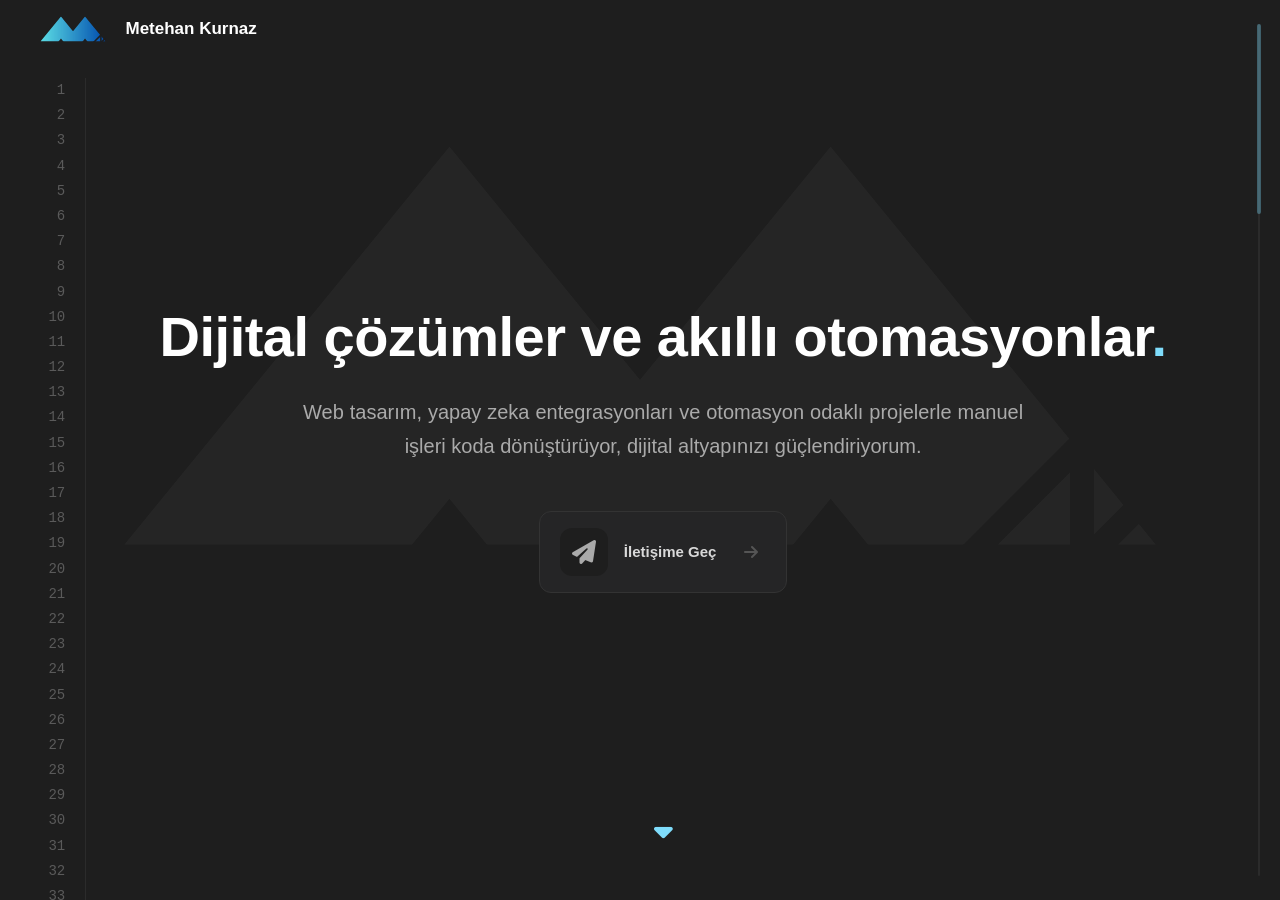
<file: index.html>
<!DOCTYPE html>
<html lang="tr">
<head>
    <script async src="https://www.googletagmanager.com/gtag/js?id=G-J8ZCZ6J3CB"></script>
    <script>
        window.dataLayer = window.dataLayer || [];
        function gtag(){dataLayer.push(arguments);}
        gtag('js', new Date());
        gtag('config', 'G-J8ZCZ6J3CB');
    </script>
    <meta charset="UTF-8">
    <meta name="viewport" content="width=device-width, initial-scale=1.0">
    <title>Metehan Kurnaz</title>
    <link rel="icon" type="image/svg+xml" href="logo.svg">
    <link rel="stylesheet" href="https://cdnjs.cloudflare.com/ajax/libs/font-awesome/6.4.0/css/all.min.css">
    <link rel="preconnect" href="https://fonts.googleapis.com">
    <link rel="preconnect" href="https://fonts.gstatic.com" crossorigin>
    <link href="https://fonts.googleapis.com/css2?family=JetBrains+Mono:wght@400;700&display=swap" rel="stylesheet">
    <link rel="stylesheet" href="style.css">
</head>
<body>
    <main class="main-content">
        <header class="top-bar">
            <a href="#home" class="brand">
                <img src="logo.svg" alt="" class="brand-logo">
                <span class="brand-name">Metehan Kurnaz</span>
            </a>
            <div class="last-update"></div>
        </header>

        <div class="home-page">
            <div class="line-numbers"></div>

            <div class="content">
                <section id="home" class="hero">
                    <div>
                        <h1 class="hero-title">Dijital çözümler ve akıllı otomasyonlar<span class="blue">.</span></h1>
                        <p class="hero-subtitle">Web tasarım, yapay zeka entegrasyonları ve otomasyon odaklı projelerle manuel işleri koda dönüştürüyor, dijital altyapınızı güçlendiriyorum.</p>

                        <a href="#contact" class="contact-card hero-cta">
                            <div class="contact-icon"><i class="fa-solid fa-paper-plane"></i></div>
                            <span class="contact-platform">İletişime Geç</span>
                            <i class="fa-solid fa-arrow-right cta-arrow"></i>
                        </a>
                    </div>

                    <a href="#about" class="scroll-arrow" aria-label="Aşağı kaydır">
                        <i class="fa-solid fa-caret-down"></i>
                    </a>
                </section>

                <section id="about">
                    <h2>Hakkımda</h2>
                    <p>Merhaba, ben <span class="blue">Metehan Kurnaz.</span> İşletmelerin internette daha kolay bulunması ve ve müşteri kaybetmemesi için çalışıyorum. İşletmenize <span class="orange">mobil uyumlu ve hızlı bir web sitesi</span> kuruyor, mevcut sitenizi düzenleyip geliştiriyorum. Size özel <span class="green">yapay zeka destekli programlar</span> kuruyorum ve tekrar eden işlerinizi (randevu, sipariş takibi, raporlama gibi) otomatik hale getiriyorum. Aynı zamanda <span class="blue">yazılım</span> eğitimime devam ediyorum ve her projeyi baştan sona kendim yürütüyorum; süreç boyunca tek muhatabınız benim.</p>
                </section>

                <section id="projects">
                    <h2>Hizmet ve Ürünlerim</h2>
                    <p>Aşağıda, fikir aşamasından tamamlanma sürecine kadar üzerinde çalıştığım tüm projelerimin güncel durumlarını listeliyorum. Tamamlanan projeleri buradan inceleyebilir ve edinebilirsiniz.</p>
                    <div class="categories"></div>
                </section>

                <section id="stats">
                    <h2>İstatistikler</h2>
                    <div class="stats-grid is-locked">
                        <div class="stat-box">
                            <div class="stat-number" data-target="100">0</div>
                            <div class="stat-title">Ürün & Hizmet</div>
                        </div>
                        <div class="stat-box">
                            <div class="stat-number" data-target="200">0</div>
                            <div class="stat-title">Sipariş</div>
                        </div>
                        <div class="stat-box">
                            <div class="stat-number" data-target="300">0</div>
                            <div class="stat-title">Oyun İndirmesi</div>
                        </div>
                        <div class="locked-overlay">Yükleniyor...</div>
                    </div>
                </section>

                <section id="contact">
                    <h2>İletişim</h2>
                    <p>Projelerim hakkında görüşmek, işbirliği yapmak veya sadece iletişim kurmak için aşağıdaki platformları kullanabilirsiniz.</p>

                    <div class="contact-grid">
                        <a href="https://wa.me/905314374055" class="contact-card" target="_blank" rel="noopener">
                            <div class="contact-icon"><i class="fa-brands fa-whatsapp"></i></div>
                            <div class="contact-info">
                                <span class="contact-platform">WhatsApp</span>
                                <span class="contact-handle">Mesaj Gönder</span>
                            </div>
                        </a>

                        <a href="https://www.instagram.com/metehanxkurnaz" class="contact-card" target="_blank" rel="noopener">
                            <div class="contact-icon"><i class="fa-brands fa-instagram"></i></div>
                            <div class="contact-info">
                                <span class="contact-platform">Instagram</span>
                                <span class="contact-handle">@metehanxkurnaz</span>
                            </div>
                        </a>

                        <a href="mailto:info@metehankurnaz.com" class="contact-card">
                            <div class="contact-icon"><i class="fa-solid fa-envelope"></i></div>
                            <div class="contact-info">
                                <span class="contact-platform">E-Posta</span>
                                <span class="contact-handle">info@metehankurnaz.com</span>
                            </div>
                        </a>

                        <a href="https://www.r10.net/profil/174089-metehanz.html" class="contact-card" target="_blank" rel="noopener">
                            <div class="contact-icon"><span class="r10-icon">R10</span></div>
                            <div class="contact-info">
                                <span class="contact-platform">R10.net</span>
                                <span class="contact-handle">@metehanz</span>
                            </div>
                        </a>

                        <a href="https://github.com/metehanxkurnaz" class="contact-card" target="_blank" rel="noopener">
                            <div class="contact-icon"><i class="fa-brands fa-github"></i></div>
                            <div class="contact-info">
                                <span class="contact-platform">GitHub</span>
                                <span class="contact-handle">@metehanxkurnaz</span>
                            </div>
                        </a>
                    </div>
                </section>
            </div>
        </div>
    </main>

    <div class="scrollbar">
        <div class="scrollbar-thumb"></div>
    </div>

    <div class="modal" hidden>
        <div class="modal-backdrop"></div>
        <div class="modal-window" role="dialog" aria-modal="true" aria-labelledby="modal-title">
            <div class="modal-header">
                <button class="modal-btn modal-back" aria-label="Geri"><i class="fa-solid fa-arrow-left"></i></button>
                <span class="modal-title" id="modal-title"></span>
                <button class="modal-btn modal-close" aria-label="Kapat"><i class="fa-solid fa-xmark"></i></button>
            </div>
            <div class="modal-body"></div>
        </div>
    </div>

    <script src="projects.js"></script>
    <script src="script.js"></script>
</body>
</html>
</file>
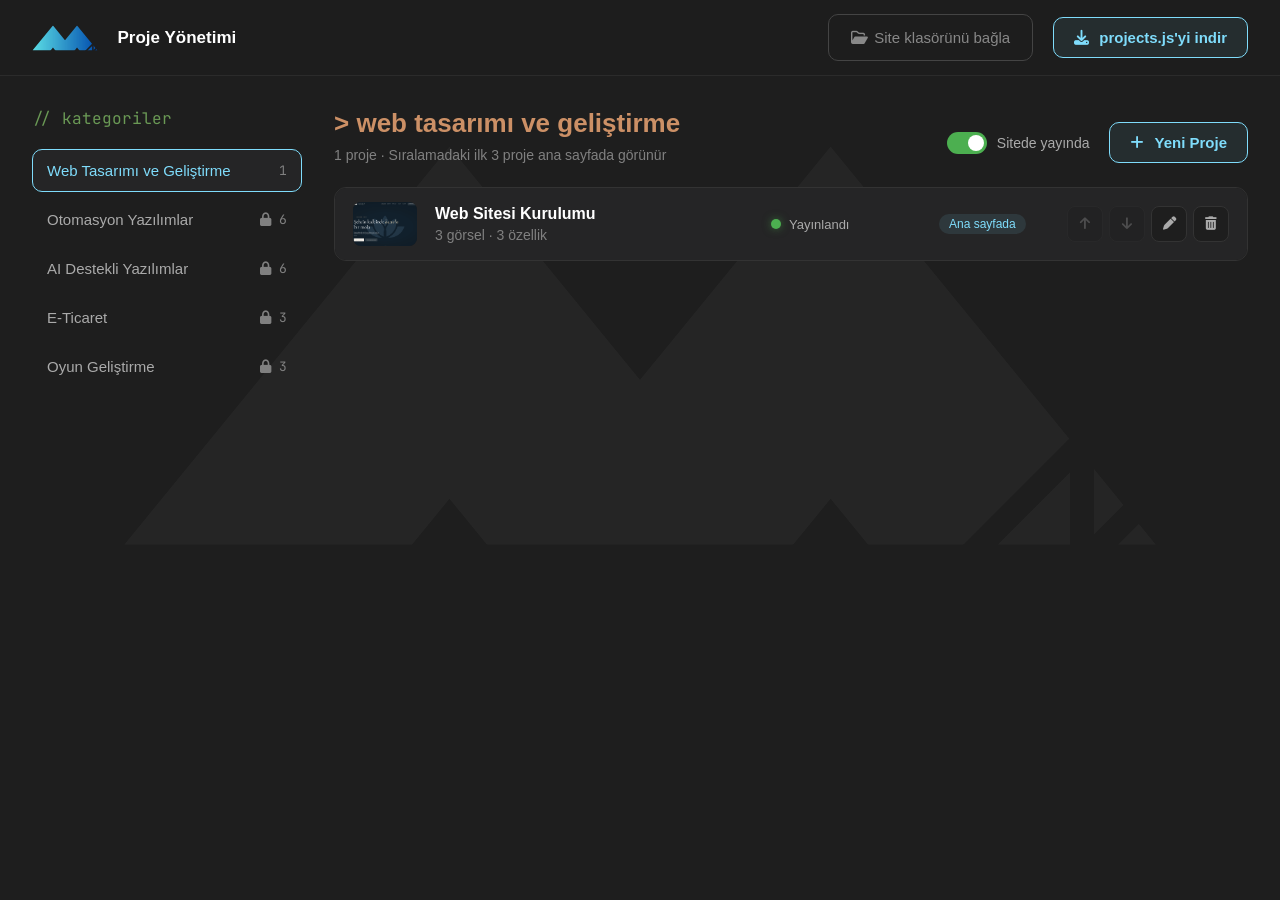
<file: admin.html>
<!DOCTYPE html>
<html lang="tr">
<head>
    <meta charset="UTF-8">
    <meta name="viewport" content="width=device-width, initial-scale=1.0">
    <meta name="robots" content="noindex, nofollow">
    <title>Proje Yönetimi</title>
    <link rel="icon" type="image/svg+xml" href="logo.svg">
    <link rel="stylesheet" href="https://cdnjs.cloudflare.com/ajax/libs/font-awesome/6.4.0/css/all.min.css">
    <link href="https://fonts.googleapis.com/css2?family=JetBrains+Mono:wght@400;700&display=swap" rel="stylesheet">
    <link rel="stylesheet" href="style.css">
    <style>
        body.admin {
            display: block;
            height: auto;
            min-height: 100vh;
            overflow: auto;
        }

        .admin input,
        .admin select,
        .admin textarea {
            width: 100%;
            background-color: var(--bg);
            border: 1px solid var(--border);
            border-radius: 8px;
            padding: 11px 14px;
            color: var(--text);
            font-size: 15px;
            transition: border-color 0.2s;
        }

        .admin textarea {
            resize: vertical;
            line-height: 1.6;
        }

        .admin input:focus,
        .admin select:focus,
        .admin textarea:focus {
            outline: none;
            border-color: var(--accent);
        }

        .admin .info-btn {
            flex: none;
            padding: 11px 20px;
            font-size: 15px;
        }

        .muted {
            color: #808080;
            font-size: 14px;
        }

        .admin-bar {
            position: sticky;
            top: 0;
            z-index: 5;
            display: flex;
            justify-content: space-between;
            align-items: center;
            gap: 16px;
            padding: 14px 32px;
            background-color: rgba(30, 30, 30, 0.92);
            border-bottom: 1px solid #2b2b2b;
        }

        .admin-bar-actions {
            display: flex;
            align-items: center;
            gap: 20px;
        }

        .admin [hidden] {
            display: none !important;
        }

        .save-state {
            font-size: 13px;
            color: #808080;
        }

        .save-state.is-saved {
            color: #4CAF50;
        }

        .save-state.is-dirty {
            color: #FFC107;
        }

        .folder-btn.is-connected {
            color: #4CAF50;
            border-color: #4CAF50;
            background: none;
            cursor: default;
        }

        .admin-layout {
            position: relative;
            display: grid;
            grid-template-columns: 270px minmax(0, 1fr);
            gap: 32px;
            max-width: 1500px;
            margin: 0 auto;
            padding: 32px;
        }

        .category-list {
            display: flex;
            flex-direction: column;
            gap: 6px;
            margin-top: 16px;
        }

        .category-item {
            display: flex;
            justify-content: space-between;
            align-items: center;
            gap: 12px;
            padding: 12px 14px;
            background: none;
            border: 1px solid transparent;
            border-radius: 10px;
            color: var(--muted);
            font-size: 15px;
            text-align: left;
            cursor: pointer;
            transition: all 0.2s;
        }

        .category-item:hover {
            background-color: var(--surface);
            color: #ffffff;
        }

        .category-item.is-active {
            background-color: var(--surface);
            border-color: var(--accent);
            color: var(--accent);
        }

        .category-meta {
            display: flex;
            align-items: center;
            gap: 8px;
            font-family: var(--mono);
            font-size: 13px;
            color: #808080;
        }

        .list-head,
        .editor-head {
            display: flex;
            justify-content: space-between;
            align-items: flex-end;
            flex-wrap: wrap;
            gap: 20px;
            margin-bottom: 24px;
        }

        .list-actions {
            display: flex;
            align-items: center;
            gap: 20px;
        }

        .switch {
            display: flex;
            align-items: center;
            gap: 10px;
            font-size: 14px;
            color: var(--muted);
            cursor: pointer;
        }

        .switch input {
            display: none;
        }

        .switch-track {
            position: relative;
            width: 40px;
            height: 22px;
            border-radius: 11px;
            background-color: #3c3c3c;
            transition: background-color 0.2s;
        }

        .switch-track::after {
            content: '';
            position: absolute;
            top: 3px;
            left: 3px;
            width: 16px;
            height: 16px;
            border-radius: 50%;
            background-color: #ffffff;
            transition: transform 0.2s;
        }

        .switch input:checked + .switch-track {
            background-color: #4CAF50;
        }

        .switch input:checked + .switch-track::after {
            transform: translateX(18px);
        }

        .product-table {
            display: flex;
            flex-direction: column;
            border: 1px solid var(--border);
            border-radius: 12px;
            overflow: hidden;
        }

        .product-row {
            display: grid;
            grid-template-columns: 64px minmax(0, 1fr) 150px 110px auto;
            align-items: center;
            gap: 18px;
            padding: 14px 18px;
            background-color: var(--surface);
            border-bottom: 1px solid #2b2b2b;
        }

        .product-row:last-child {
            border-bottom: none;
        }

        .row-thumb {
            width: 64px;
            height: 44px;
            display: flex;
            align-items: center;
            justify-content: center;
            border-radius: 8px;
            background-color: var(--bg);
            color: rgba(127, 220, 251, 0.5);
            font-size: 20px;
            overflow: hidden;
        }

        .row-thumb img {
            width: 100%;
            height: 100%;
            object-fit: cover;
        }

        .row-info {
            display: flex;
            flex-direction: column;
            gap: 4px;
            cursor: pointer;
        }

        .row-info strong {
            color: #ffffff;
            font-size: 16px;
        }

        .row-info:hover strong {
            color: var(--accent);
        }

        .home-badge {
            justify-self: start;
            padding: 3px 10px;
            border-radius: 20px;
            background-color: rgba(127, 220, 251, 0.1);
            color: var(--accent);
            font-size: 12px;
        }

        .home-badge.is-hidden {
            visibility: hidden;
        }

        .row-actions {
            display: flex;
            gap: 6px;
        }

        .icon-btn {
            width: 36px;
            height: 36px;
            display: flex;
            align-items: center;
            justify-content: center;
            background-color: var(--bg);
            border: 1px solid var(--border);
            border-radius: 8px;
            color: var(--muted);
            cursor: pointer;
            transition: all 0.2s;
        }

        .icon-btn:hover:not(:disabled) {
            color: var(--accent);
            border-color: var(--accent);
        }

        .icon-btn.danger:hover:not(:disabled) {
            color: #F44336;
            border-color: #F44336;
        }

        .icon-btn:disabled {
            opacity: 0.3;
            cursor: default;
        }

        .empty-state {
            padding: 60px 20px;
            text-align: center;
            border: 1px dashed #3c3c3c;
            border-radius: 12px;
            color: #808080;
        }

        .empty-state i {
            font-size: 40px;
            margin-bottom: 12px;
        }

        .back-link {
            display: inline-flex;
            align-items: center;
            gap: 8px;
            margin-bottom: 10px;
            background: none;
            border: none;
            color: var(--muted);
            font-size: 14px;
            cursor: pointer;
        }

        .back-link:hover {
            color: var(--accent);
        }

        .editor-grid {
            display: grid;
            grid-template-columns: minmax(0, 1fr) 380px;
            gap: 32px;
            align-items: start;
        }

        .editor-form {
            display: flex;
            flex-direction: column;
            gap: 20px;
        }

        .form-card {
            display: flex;
            flex-direction: column;
            gap: 16px;
            padding: 24px;
            background-color: var(--surface);
            border: 1px solid var(--border);
            border-radius: 12px;
        }

        .form-card .modal-section-title {
            margin-bottom: 0;
        }

        .form-row {
            display: grid;
            grid-template-columns: 1fr 1fr;
            gap: 16px;
        }

        .field {
            display: flex;
            flex-direction: column;
            gap: 8px;
            font-size: 14px;
            color: var(--muted);
        }

        .field small {
            color: #707070;
            font-size: 12px;
        }

        .required {
            color: var(--orange);
        }

        .field-error {
            color: #F44336;
            font-size: 13px;
        }

        .icon-grid {
            display: grid;
            grid-template-columns: repeat(auto-fill, minmax(46px, 1fr));
            gap: 8px;
        }

        .icon-choice {
            aspect-ratio: 1;
            display: flex;
            align-items: center;
            justify-content: center;
            background-color: var(--bg);
            border: 1px solid var(--border);
            border-radius: 8px;
            color: var(--muted);
            font-size: 18px;
            cursor: pointer;
            transition: all 0.2s;
        }

        .icon-choice:hover,
        .icon-choice.is-selected {
            color: var(--accent);
            border-color: var(--accent);
        }

        .icon-choice.is-selected {
            background-color: rgba(127, 220, 251, 0.1);
        }

        .drop-zone {
            display: flex;
            flex-direction: column;
            align-items: center;
            gap: 8px;
            padding: 30px 20px;
            border: 2px dashed #3c3c3c;
            border-radius: 12px;
            color: var(--muted);
            text-align: center;
            cursor: pointer;
            transition: all 0.2s;
        }

        .drop-zone i {
            font-size: 30px;
            color: var(--accent);
        }

        .drop-zone:hover,
        .drop-zone.is-over {
            border-color: var(--accent);
            background-color: rgba(127, 220, 251, 0.04);
        }

        .drop-zone input {
            display: none;
        }

        .image-list {
            display: grid;
            grid-template-columns: repeat(auto-fill, minmax(130px, 1fr));
            gap: 12px;
        }

        .image-item {
            position: relative;
            aspect-ratio: 16 / 10;
            border: 1px solid var(--border);
            border-radius: 8px;
            overflow: hidden;
            background-color: var(--bg);
        }

        .image-item img {
            width: 100%;
            height: 100%;
            object-fit: cover;
        }

        .image-item .cover-badge {
            position: absolute;
            left: 6px;
            bottom: 6px;
            padding: 2px 8px;
            border-radius: 10px;
            background-color: var(--accent);
            color: var(--bg);
            font-size: 11px;
            font-weight: 600;
        }

        .image-item .icon-btn {
            position: absolute;
            top: 6px;
            width: 28px;
            height: 28px;
            font-size: 12px;
            background-color: rgba(30, 30, 30, 0.85);
        }

        .image-item .remove-image {
            right: 6px;
        }

        .image-item .first-image {
            right: 40px;
        }

        .feature-list {
            display: flex;
            flex-direction: column;
            gap: 10px;
        }

        .feature-item {
            display: flex;
            gap: 10px;
        }

        .add-feature {
            align-self: flex-start;
        }

        .form-actions {
            display: flex;
            justify-content: flex-end;
            gap: 12px;
        }

        .preview-sticky {
            position: sticky;
            top: 90px;
            display: flex;
            flex-direction: column;
            gap: 16px;
        }

        .preview-product {
            display: flex;
            flex-direction: column;
            gap: 12px;
            padding: 16px;
            background-color: var(--bg);
            border: 1px solid var(--border);
            border-radius: 12px;
        }

        .preview-product .gallery-main img {
            width: 100%;
            height: 100%;
            object-fit: cover;
        }

        .preview-product .product-title {
            font-size: 22px;
        }

        .preview-product .product-summary {
            color: var(--muted);
            font-size: 14px;
            line-height: 1.6;
        }

        .preview-product .product-features {
            font-size: 13px;
        }

        .preview-product .modal-section-title {
            margin: 8px 0 0;
            font-size: 14px;
        }

        .preview-description p {
            font-size: 14px;
            line-height: 1.7;
            text-align: justify;
            margin-bottom: 10px;
        }

        .preview-product strong {
            color: #ffffff;
        }

        .preview-product a {
            color: var(--accent);
            text-decoration: none;
            overflow-wrap: anywhere;
        }

        .toast {
            position: fixed;
            bottom: 24px;
            left: 50%;
            z-index: 10;
            padding: 12px 22px;
            border-radius: 10px;
            background-color: #4CAF50;
            color: #ffffff;
            font-weight: 600;
            transform: translate(-50%, 120px);
            transition: transform 0.3s ease;
        }

        .toast.is-visible {
            transform: translate(-50%, 0);
        }

        .toast.is-error {
            background-color: #F44336;
        }

        @media (max-width: 1100px) {
            .editor-grid {
                grid-template-columns: 1fr;
            }

            .preview-sticky {
                position: static;
            }
        }

        @media (max-width: 800px) {
            .admin-layout {
                grid-template-columns: 1fr;
                padding: 20px;
            }

            .admin-bar {
                padding: 12px 20px;
            }

            .save-state {
                display: none;
            }

            .product-row {
                grid-template-columns: 52px minmax(0, 1fr) auto;
            }

            .product-row .project-status,
            .home-badge {
                display: none;
            }

            .form-row {
                grid-template-columns: 1fr;
            }
        }
    </style>
</head>
<body class="admin">
    <header class="admin-bar">
        <a href="index.html" target="_blank" class="brand">
            <img src="logo.svg" alt="" class="brand-logo">
            <span class="brand-name">Proje Yönetimi</span>
        </a>
        <div class="admin-bar-actions">
            <span class="save-state"></span>
            <button type="button" class="like-btn like-btn-large folder-btn" data-action="connect" hidden></button>
            <button type="button" class="info-btn" data-action="download"><i class="fa-solid fa-download"></i>projects.js'yi indir</button>
        </div>
    </header>

    <div class="admin-layout">
        <aside>
            <h2 class="modal-section-title">Kategoriler</h2>
            <nav class="category-list"></nav>
        </aside>
        <main class="admin-main"></main>
    </div>

    <div class="toast"></div>

    <script src="projects.js"></script>
    <script>
        const ICONS = [
            'fa-solid fa-code', 'fa-solid fa-laptop-code', 'fa-brands fa-html5', 'fa-brands fa-css3-alt',
            'fa-brands fa-js', 'fa-brands fa-wordpress', 'fa-solid fa-palette', 'fa-solid fa-mobile-screen',
            'fa-solid fa-globe', 'fa-solid fa-gears', 'fa-solid fa-robot', 'fa-solid fa-bolt',
            'fa-solid fa-table', 'fa-solid fa-clock', 'fa-solid fa-envelope-open-text', 'fa-brands fa-python',
            'fa-brands fa-telegram', 'fa-brands fa-discord', 'fa-solid fa-brain', 'fa-solid fa-wand-magic-sparkles',
            'fa-solid fa-comments', 'fa-solid fa-image', 'fa-solid fa-microchip', 'fa-solid fa-chart-line',
            'fa-solid fa-database', 'fa-solid fa-server', 'fa-solid fa-shield-halved', 'fa-solid fa-cart-shopping',
            'fa-solid fa-store', 'fa-brands fa-shopify', 'fa-solid fa-credit-card', 'fa-solid fa-box',
            'fa-solid fa-gamepad', 'fa-brands fa-unity', 'fa-solid fa-dice-d20', 'fa-brands fa-steam'
        ];

        const categories = JSON.parse(JSON.stringify(CATEGORIES));
        const main = document.querySelector('.admin-main');
        const categoryList = document.querySelector('.category-list');
        const saveState = document.querySelector('.save-state');
        const folderButton = document.querySelector('.folder-btn');
        const downloadButton = document.querySelector('[data-action="download"]');
        const toast = document.querySelector('.toast');
        const supportsFolder = 'showDirectoryPicker' in window;
        const imagePreviews = {};
        const pendingFiles = {};
        let currentCategoryId = categories[0].id;
        let draft = null;
        let formChanged = false;
        let dirty = false;
        let folder = null;
        let storedFolder = null;
        let toastTimer;

        const findCategory = id => categories.find(category => category.id === id);

        function escapeHtml(text) {
            return String(text).replace(/[&<>"']/g, ch => ({ '&': '&amp;', '<': '&lt;', '>': '&gt;', '"': '&quot;', "'": '&#39;' })[ch]);
        }

        function formatText(text) {
            const link = (label, url) => `<a href="${url}" target="_blank" rel="noopener">${label}</a>`;

            return escapeHtml(text)
                .replace(/\[([^\]]+)\]\((https?:\/\/[^\s)]+)\)/g, (_, label, url) => link(label, url))
                .replace(/(^|[\s(])(https?:\/\/[^\s<]+)/g, (_, before, url) => before + link(url, url))
                .replace(/\*\*(.+?)\*\*/g, '<strong>$1</strong>')
                .replace(/\*(.+?)\*/g, '<em>$1</em>')
                .replace(/\n/g, '<br>');
        }

        function imageSrc(path) {
            return imagePreviews[path] || path;
        }

        function setDirty(value) {
            dirty = value;
            renderSaveState();
        }

        function renderSaveState() {
            saveState.classList.toggle('is-dirty', dirty);
            saveState.classList.toggle('is-saved', !dirty && !!folder);
            saveState.textContent = dirty
                ? (folder ? 'Kaydediliyor...' : 'İndirilmemiş değişiklikler var')
                : (folder ? 'Tüm değişiklikler klasöre kaydedildi' : '');

            folderButton.hidden = !supportsFolder;
            folderButton.classList.toggle('is-connected', !!folder);
            folderButton.innerHTML = folder
                ? `<i class="fa-solid fa-circle-check"></i>${escapeHtml(folder.name)} bağlı`
                : `<i class="fa-regular fa-folder-open"></i>${storedFolder ? `${escapeHtml(storedFolder.name)} klasörüne bağlan` : 'Site klasörünü bağla'}`;
            downloadButton.hidden = !!folder;
        }

        function showToast(message, isError = false) {
            toast.textContent = message;
            toast.classList.toggle('is-error', isError);
            toast.classList.add('is-visible');
            clearTimeout(toastTimer);
            toastTimer = setTimeout(() => toast.classList.remove('is-visible'), isError ? 4000 : 2200);
        }

        function folderStore(mode, action) {
            return new Promise((resolve, reject) => {
                const request = indexedDB.open('project-admin', 1);
                request.onupgradeneeded = () => request.result.createObjectStore('handles');
                request.onerror = () => reject(request.error);
                request.onsuccess = () => {
                    const transaction = request.result.transaction('handles', mode);
                    const result = action(transaction.objectStore('handles'));
                    transaction.oncomplete = () => resolve(result.result);
                    transaction.onerror = () => reject(transaction.error);
                };
            });
        }

        async function connectFolder(handle) {
            try {
                handle = handle || await showDirectoryPicker({ id: 'site', mode: 'readwrite' });
                if (await handle.requestPermission({ mode: 'readwrite' }) !== 'granted') return;
                await handle.getFileHandle('projects.js');

                folder = handle;
                storedFolder = handle;
                folderStore('readwrite', store => store.put(handle, 'folder')).catch(() => {});
                renderSaveState();

                if (dirty) await writeToFolder();
                showToast('Klasör bağlandı, değişiklikler artık doğrudan kaydedilecek');
            } catch (error) {
                if (error.name === 'NotFoundError') showToast('Bu klasörde projects.js yok. Sitenin klasörünü seç.', true);
                else if (error.name !== 'AbortError') showToast('Klasöre bağlanılamadı', true);
            }
        }

        async function writeFile(directory, name, content) {
            const writable = await (await directory.getFileHandle(name, { create: true })).createWritable();
            await writable.write(content);
            await writable.close();
        }

        async function writeToFolder() {
            try {
                const usedImages = new Set(categories.flatMap(category => category.projects.flatMap(project => project.images)));

                for (const [path, file] of Object.entries(pendingFiles)) {
                    if (!usedImages.has(path)) continue;
                    const images = await folder.getDirectoryHandle('images', { create: true });
                    await writeFile(images, path.replace('images/', ''), file);
                    delete pendingFiles[path];
                }

                await writeFile(folder, 'projects.js', projectsFileContent());
                setDirty(false);
                return true;
            } catch (error) {
                showToast('Klasöre yazılamadı. Klasörü yeniden bağlamayı dene.', true);
                return false;
            }
        }

        async function persist(message) {
            setDirty(true);

            if (!folder) {
                if (message) showToast(message);
                return;
            }

            if (await writeToFolder() && message) showToast(`${message} ve klasöre yazıldı`);
        }

        function slugify(text) {
            const map = { ç: 'c', ğ: 'g', ı: 'i', ö: 'o', ş: 's', ü: 'u' };
            return text.toLocaleLowerCase('tr')
                .replace(/[çğıöşü]/g, ch => map[ch])
                .replace(/[^a-z0-9]+/g, '-')
                .replace(/^-|-$/g, '') || 'proje';
        }

        function uniqueId(title) {
            const ids = new Set(categories.flatMap(category => category.projects.map(project => project.id)));
            const base = slugify(title);
            let id = base;
            for (let n = 2; ids.has(id); n++) id = `${base}-${n}`;
            return id;
        }

        function statusHtml(statusKey) {
            const status = STATUSES[statusKey];
            return `<div class="project-status"><span class="status-dot ${status.color}"></span>${status.label}</div>`;
        }

        function renderSidebar() {
            categoryList.innerHTML = categories.map(category => `
                <button type="button" class="category-item ${category.id === currentCategoryId ? 'is-active' : ''}" data-action="category" data-id="${category.id}">
                    <span>${escapeHtml(category.title)}</span>
                    <span class="category-meta">
                        ${category.locked ? '<i class="fa-solid fa-lock" title="Sitede gizli"></i>' : ''}
                        ${category.projects.length}
                    </span>
                </button>`).join('');
        }

        function rowHtml(project, index, total) {
            const cover = project.images[0];
            return `
                <div class="product-row">
                    <div class="row-thumb">${cover ? `<img src="${escapeHtml(imageSrc(cover))}" alt="">` : `<i class="${escapeHtml(project.icon)}"></i>`}</div>
                    <div class="row-info" data-action="edit" data-id="${project.id}">
                        <strong>${escapeHtml(project.title)}</strong>
                        <span class="muted">${project.images.length} görsel · ${project.features.length} özellik</span>
                    </div>
                    ${statusHtml(project.status)}
                    <span class="home-badge ${index < 3 ? '' : 'is-hidden'}">Ana sayfada</span>
                    <div class="row-actions">
                        <button type="button" class="icon-btn" data-action="up" data-id="${project.id}" title="Yukarı taşı" ${index === 0 ? 'disabled' : ''}><i class="fa-solid fa-arrow-up"></i></button>
                        <button type="button" class="icon-btn" data-action="down" data-id="${project.id}" title="Aşağı taşı" ${index === total - 1 ? 'disabled' : ''}><i class="fa-solid fa-arrow-down"></i></button>
                        <button type="button" class="icon-btn" data-action="edit" data-id="${project.id}" title="Düzenle"><i class="fa-solid fa-pen"></i></button>
                        <button type="button" class="icon-btn danger" data-action="delete" data-id="${project.id}" title="Sil"><i class="fa-solid fa-trash-can"></i></button>
                    </div>
                </div>`;
        }

        function renderList() {
            draft = null;
            const category = findCategory(currentCategoryId);
            const projects = category.projects;

            main.innerHTML = `
                <div class="list-head">
                    <div>
                        <h1 class="modal-heading">${escapeHtml(category.title)}</h1>
                        <p class="muted">${projects.length} proje · Sıralamadaki ilk 3 proje ana sayfada görünür</p>
                    </div>
                    <div class="list-actions">
                        <label class="switch">
                            <input type="checkbox" data-action="toggle-lock" ${category.locked ? '' : 'checked'}>
                            <span class="switch-track"></span>
                            <span>${category.locked ? 'Sitede gizli (Yükleniyor...)' : 'Sitede yayında'}</span>
                        </label>
                        <button type="button" class="info-btn" data-action="new"><i class="fa-solid fa-plus"></i>Yeni Proje</button>
                    </div>
                </div>
                ${projects.length
                    ? `<div class="product-table">${projects.map((project, i) => rowHtml(project, i, projects.length)).join('')}</div>`
                    : `<div class="empty-state"><i class="fa-regular fa-folder-open"></i><p>Bu kategoride henüz proje yok.</p></div>`}`;

            renderSidebar();
            window.scrollTo(0, 0);
        }

        function openEditor(project) {
            draft = project
                ? { ...JSON.parse(JSON.stringify(project)), categoryId: currentCategoryId, originalCategoryId: currentCategoryId }
                : { id: null, title: '', icon: ICONS[0], status: 'development', summary: '', description: [], features: [''], images: [], categoryId: currentCategoryId, originalCategoryId: null };
            formChanged = false;
            renderEditor();
        }

        function renderEditor() {
            main.innerHTML = `
                <div class="editor-head">
                    <div>
                        <button type="button" class="back-link" data-action="back"><i class="fa-solid fa-arrow-left"></i>Proje listesine dön</button>
                        <h1 class="modal-heading">${draft.originalCategoryId ? 'Projeyi düzenle' : 'Yeni proje'}</h1>
                    </div>
                </div>

                <div class="editor-grid">
                    <form class="editor-form" novalidate>
                        <section class="form-card">
                            <h3 class="modal-section-title">Temel bilgiler</h3>
                            <label class="field"><span>Proje adı <span class="required">*</span></span>
                                <input type="text" name="projectTitle" maxlength="60" value="${escapeHtml(draft.title)}" placeholder="Örn. Instagram İçerik Botu">
                                <span class="field-error" hidden>Proje adı boş bırakılamaz.</span>
                            </label>
                            <div class="form-row">
                                <label class="field">Kategori
                                    <select name="categoryId">
                                        ${categories.map(c => `<option value="${c.id}" ${c.id === draft.categoryId ? 'selected' : ''}>${escapeHtml(c.title)}</option>`).join('')}
                                    </select>
                                </label>
                                <label class="field">Durum
                                    <select name="status">
                                        ${Object.entries(STATUSES).map(([key, s]) => `<option value="${key}" ${key === draft.status ? 'selected' : ''}>${s.label}</option>`).join('')}
                                    </select>
                                </label>
                            </div>
                        </section>

                        <section class="form-card">
                            <h3 class="modal-section-title">İkon</h3>
                            <div class="icon-grid">
                                ${ICONS.map(icon => `<button type="button" class="icon-choice ${icon === draft.icon ? 'is-selected' : ''}" data-action="pick-icon" data-icon="${icon}"><i class="${icon}"></i></button>`).join('')}
                            </div>
                            <label class="field">Veya başka bir ikon
                                <input type="text" name="icon" value="${escapeHtml(draft.icon)}">
                                <small>fontawesome.com/icons adresinden ücretsiz bir ikonun kodunu yapıştırabilirsin, örn. fa-solid fa-rocket</small>
                            </label>
                        </section>

                        <section class="form-card">
                            <h3 class="modal-section-title">Ekran görüntüleri</h3>
                            <label class="drop-zone">
                                <i class="fa-solid fa-cloud-arrow-up"></i>
                                <strong>Görselleri buraya sürükle veya seçmek için tıkla</strong>
                                <span class="muted">İlk görsel kapak olur. Dosya adlarında boşluk ve Türkçe karakter kullanma.</span>
                                <input type="file" name="files" accept="image/*" multiple>
                            </label>
                            <div class="image-list"></div>
                            <p class="muted">Seçtiğin görselleri sitenin <strong>images</strong> klasörüne de aynı adla kopyalamayı unutma.</p>
                        </section>

                        <section class="form-card">
                            <h3 class="modal-section-title">Açıklamalar</h3>
                            <label class="field">Kısa açıklama
                                <textarea name="summary" rows="3" placeholder="Proje sayfasında başlığın altında görünen 1-2 cümle">${escapeHtml(draft.summary)}</textarea>
                            </label>
                            <label class="field">Detaylı açıklama
                                <textarea name="description" rows="10" placeholder="Projeyi detaylıca anlat">${escapeHtml(draft.description.join('\n\n'))}</textarea>
                                <small>
                                    Enter: alt satır · Boş satır: yeni paragraf · **kalın** · *italik* ·
                                    [Link adı](https://adres.com) · Tek başına yazılan https://... adresleri de tıklanabilir olur
                                </small>
                            </label>
                        </section>

                        <section class="form-card">
                            <h3 class="modal-section-title">Öne çıkan özellikler</h3>
                            <div class="feature-list">
                                ${draft.features.map(feature => featureInputHtml(feature)).join('')}
                            </div>
                            <button type="button" class="like-btn add-feature" data-action="add-feature"><i class="fa-solid fa-plus"></i>Özellik ekle</button>
                        </section>

                        <div class="form-actions">
                            <button type="button" class="like-btn like-btn-large" data-action="back">Vazgeç</button>
                            <button type="submit" class="info-btn"><i class="fa-solid fa-check"></i>Projeyi kaydet</button>
                        </div>
                    </form>

                    <aside class="preview-sticky">
                        <h3 class="modal-section-title">Ana sayfa kartı</h3>
                        <div class="preview-card"></div>
                        <h3 class="modal-section-title">Proje sayfası</h3>
                        <div class="preview-product"></div>
                    </aside>
                </div>`;

            renderImages();
            updatePreview();
            window.scrollTo(0, 0);
        }

        function featureInputHtml(value = '') {
            return `
                <div class="feature-item">
                    <input type="text" name="feature" value="${escapeHtml(value)}" placeholder="Örn. Tek tıkla kurulum">
                    <button type="button" class="icon-btn danger" data-action="remove-feature" title="Kaldır"><i class="fa-solid fa-xmark"></i></button>
                </div>`;
        }

        function renderImages() {
            main.querySelector('.image-list').innerHTML = draft.images.map((path, i) => `
                <div class="image-item">
                    <img src="${escapeHtml(imageSrc(path))}" alt="${escapeHtml(path)}" title="${escapeHtml(path)}">
                    ${i === 0 ? '<span class="cover-badge">Kapak</span>' : `<button type="button" class="icon-btn first-image" data-action="first-image" data-index="${i}" title="Kapak yap"><i class="fa-solid fa-star"></i></button>`}
                    <button type="button" class="icon-btn danger remove-image" data-action="remove-image" data-index="${i}" title="Kaldır"><i class="fa-solid fa-xmark"></i></button>
                </div>`).join('');
        }

        function addImages(files) {
            [...files].filter(file => file.type.startsWith('image/')).forEach(file => {
                const path = `images/${file.name}`;
                imagePreviews[path] = URL.createObjectURL(file);
                pendingFiles[path] = file;
                if (!draft.images.includes(path)) draft.images.push(path);
            });
            formChanged = true;
            renderImages();
            updatePreview();
        }

        function readForm() {
            const fields = main.querySelector('.editor-form').elements;
            draft.title = fields.projectTitle.value.trim();
            draft.categoryId = fields.categoryId.value;
            draft.status = fields.status.value;
            draft.icon = fields.icon.value.trim() || ICONS[0];
            draft.summary = fields.summary.value.trim();
            draft.description = fields.description.value.split(/\n\s*\n/).map(p => p.trim()).filter(Boolean);
            draft.features = [...main.querySelectorAll('[name="feature"]')].map(input => input.value.trim()).filter(Boolean);
        }

        function updatePreview() {
            readForm();
            const cover = draft.images[0];

            main.querySelector('.preview-card').innerHTML = `
                <div class="project-card">
                    <div class="card-content">
                        <div class="project-title">${escapeHtml(draft.title || 'Proje adı')}</div>
                        ${statusHtml(draft.status)}
                    </div>
                    <div class="card-logo"><i class="${escapeHtml(draft.icon)}"></i></div>
                    <div class="card-actions"><span class="like-btn"><i class="fa-regular fa-thumbs-up"></i>Beğen</span></div>
                </div>`;

            main.querySelector('.preview-product').innerHTML = `
                <div class="gallery-main">
                    ${cover ? `<img src="${escapeHtml(imageSrc(cover))}" alt="">` : `<div class="gallery-placeholder"><i class="${escapeHtml(draft.icon)}"></i><span>Ekran görüntüsü yok</span></div>`}
                </div>
                <span class="product-category">${escapeHtml(findCategory(draft.categoryId).title)}</span>
                <h2 class="product-title">${escapeHtml(draft.title || 'Proje adı')}</h2>
                ${statusHtml(draft.status)}
                <p class="product-summary">${formatText(draft.summary || 'Kısa açıklama burada görünecek.')}</p>
                <ul class="product-features">
                    ${draft.features.map(feature => `<li><i class="fa-solid fa-check"></i>${formatText(feature)}</li>`).join('')}
                </ul>
                ${draft.description.length ? `
                    <h4 class="modal-section-title">Açıklama</h4>
                    <div class="preview-description">${draft.description.map(p => `<p>${formatText(p)}</p>`).join('')}</div>` : ''}`;
        }

        function saveProject() {
            readForm();
            const titleInput = main.querySelector('[name="projectTitle"]');

            if (!draft.title) {
                titleInput.nextElementSibling.hidden = false;
                titleInput.focus();
                titleInput.scrollIntoView({ behavior: 'smooth', block: 'center' });
                return;
            }

            const project = {
                id: draft.id || uniqueId(draft.title),
                title: draft.title,
                icon: draft.icon,
                status: draft.status,
                summary: draft.summary,
                description: draft.description,
                features: draft.features,
                images: draft.images
            };

            if (draft.originalCategoryId) {
                const oldList = findCategory(draft.originalCategoryId).projects;
                const index = oldList.findIndex(p => p.id === project.id);

                if (draft.originalCategoryId === draft.categoryId) {
                    oldList[index] = project;
                } else {
                    oldList.splice(index, 1);
                    findCategory(draft.categoryId).projects.push(project);
                }
            } else {
                findCategory(draft.categoryId).projects.push(project);
            }

            currentCategoryId = draft.categoryId;
            renderList();
            persist('Proje kaydedildi');
        }

        function moveProject(id, step) {
            const projects = findCategory(currentCategoryId).projects;
            const index = projects.findIndex(p => p.id === id);
            [projects[index], projects[index + step]] = [projects[index + step], projects[index]];
            renderList();
            persist();
        }

        function projectsFileContent() {
            return `const STATUSES = ${JSON.stringify(STATUSES, null, 4)};\n\nconst CATEGORIES = ${JSON.stringify(categories, null, 4)};\n`;
        }

        function downloadProjects() {
            const link = document.createElement('a');
            link.href = URL.createObjectURL(new Blob([projectsFileContent()], { type: 'text/javascript;charset=utf-8' }));
            link.download = 'projects.js';
            link.click();
            setTimeout(() => URL.revokeObjectURL(link.href), 1000);
            setDirty(false);
            showToast('projects.js indirildi');
        }

        function leaveEditor() {
            if (!formChanged || confirm('Kaydedilmemiş değişiklikler silinecek. Çıkmak istiyor musun?')) renderList();
        }

        document.addEventListener('click', e => {
            const target = e.target.closest('[data-action]');
            if (!target || target.dataset.action === 'toggle-lock') return;

            const { action, id } = target.dataset;
            const projects = findCategory(currentCategoryId).projects;

            if (action === 'download') downloadProjects();
            if (action === 'connect' && !folder) connectFolder(storedFolder);
            if (action === 'category') {
                if (draft && formChanged && !confirm('Kaydedilmemiş değişiklikler silinecek. Çıkmak istiyor musun?')) return;
                currentCategoryId = id;
                renderList();
            }
            if (action === 'new') openEditor(null);
            if (action === 'edit') openEditor(projects.find(p => p.id === id));
            if (action === 'back') leaveEditor();
            if (action === 'up') moveProject(id, -1);
            if (action === 'down') moveProject(id, 1);
            if (action === 'delete') {
                const project = projects.find(p => p.id === id);
                if (!confirm(`"${project.title}" projesi silinsin mi?`)) return;
                projects.splice(projects.indexOf(project), 1);
                renderList();
                persist('Proje silindi');
            }
            if (action === 'pick-icon') {
                main.querySelector('[name="icon"]').value = target.dataset.icon;
                main.querySelectorAll('.icon-choice').forEach(btn => btn.classList.toggle('is-selected', btn === target));
                formChanged = true;
                updatePreview();
            }
            if (action === 'add-feature') {
                main.querySelector('.feature-list').insertAdjacentHTML('beforeend', featureInputHtml());
                main.querySelector('.feature-list .feature-item:last-child input').focus();
            }
            if (action === 'remove-feature') {
                target.closest('.feature-item').remove();
                formChanged = true;
                updatePreview();
            }
            if (action === 'remove-image') {
                draft.images.splice(+target.dataset.index, 1);
                formChanged = true;
                renderImages();
                updatePreview();
            }
            if (action === 'first-image') {
                draft.images.unshift(...draft.images.splice(+target.dataset.index, 1));
                formChanged = true;
                renderImages();
                updatePreview();
            }
        });

        document.addEventListener('change', e => {
            if (e.target.dataset.action === 'toggle-lock') {
                const category = findCategory(currentCategoryId);
                if (e.target.checked) delete category.locked;
                else category.locked = true;
                renderList();
                persist(e.target.checked ? 'Kategori yayına alındı' : 'Kategori gizlendi');
            }
            if (e.target.name === 'files') {
                addImages(e.target.files);
                e.target.value = '';
            }
        });

        document.addEventListener('input', e => {
            if (!e.target.closest('.editor-form')) return;
            formChanged = true;
            if (e.target.name === 'projectTitle') e.target.nextElementSibling.hidden = true;
            if (e.target.name === 'icon') {
                main.querySelectorAll('.icon-choice').forEach(btn => btn.classList.toggle('is-selected', btn.dataset.icon === e.target.value.trim()));
            }
            updatePreview();
        });

        document.addEventListener('submit', e => {
            e.preventDefault();
            saveProject();
        });

        ['dragover', 'dragleave', 'drop'].forEach(type => document.addEventListener(type, e => {
            const zone = e.target.closest?.('.drop-zone');
            if (!zone) return;
            e.preventDefault();
            zone.classList.toggle('is-over', type === 'dragover');
            if (type === 'drop') addImages(e.dataTransfer.files);
        }));

        window.addEventListener('beforeunload', e => {
            if (dirty) e.preventDefault();
        });

        renderList();
        renderSaveState();

        if (supportsFolder) {
            folderStore('readonly', store => store.get('folder'))
                .then(async handle => {
                    if (!handle) return;
                    storedFolder = handle;
                    if (await handle.queryPermission({ mode: 'readwrite' }) === 'granted') folder = handle;
                    renderSaveState();
                })
                .catch(() => {});
        }
    </script>
</body>
</html>
</file>
<file: style.css>
:root {
    --bg: #1e1e1e;
    --surface: #252526;
    --border: #333;
    --text: #d9d9d9;
    --muted: #aaaaaa;
    --accent: #7fdcfb;
    --orange: #cc9066;
    --comment: #6a9955;
    --mono: 'JetBrains Mono', monospace;
    --section-gap: 140px;
    --category-gap: 48px;
}

* {
    margin: 0;
    padding: 0;
    box-sizing: border-box;
    font-family: 'Segoe UI', Tahoma, Geneva, Verdana, sans-serif;
}

body {
    display: flex;
    background-color: var(--bg);
    color: var(--text);
    height: 100vh;
    height: 100dvh;
    overflow: hidden;
}

body::before {
    content: '';
    position: fixed;
    inset: 0;
    background: url('M-bg.png') center / min(1300px, 95vw) no-repeat;
    opacity: 0.035;
    pointer-events: none;
}

.main-content {
    position: relative;
    flex: 1;
    display: flex;
    flex-direction: column;
    min-width: 0;
}

.top-bar {
    display: flex;
    justify-content: space-between;
    align-items: center;
    gap: 24px;
    padding: 16px 40px;
    font-size: 13px;
    color: #888;
}

.brand {
    display: flex;
    align-items: center;
    gap: 20px;
    text-decoration: none;
}

.brand-logo {
    height: 26px;
}

.brand-name {
    font-size: 17px;
    font-weight: 600;
    color: #ffffff;
}

.home-page {
    display: flex;
    flex: 1;
    padding: 20px 40px;
    overflow-y: auto;
    scroll-behavior: smooth;
    scrollbar-width: none;
}

.home-page::-webkit-scrollbar {
    display: none;
}

.line-numbers {
    display: flex;
    flex-direction: column;
    text-align: right;
    min-width: 15px;
    padding-right: 20px;
    border-right: 1px solid #2b2b2b;
    color: #5a5a5a;
    font-family: 'Courier New', Courier, monospace;
    font-size: 14px;
    line-height: 1.8;
    user-select: none;
}

.content {
    padding: 0 60px;
    flex: 1;
    max-width: 1560px;
    margin: 0 auto;
}

.content p {
    font-size: 20px;
    line-height: 1.8;
    margin-bottom: 24px;
    max-width: 1440px;
    text-align: justify;
}

#about,
#projects,
#stats,
#contact {
    padding-top: var(--section-gap);
}

#contact {
    padding-bottom: var(--section-gap);
}

.category {
    margin-top: var(--category-gap);
}

.hero {
    position: relative;
    display: flex;
    align-items: center;
    justify-content: center;
    min-height: calc(100vh - 100px);
    min-height: calc(100dvh - 100px);
    padding-bottom: 60px;
    text-align: center;
}

.hero-title {
    font-size: 56px;
    font-weight: 700;
    line-height: 1.2;
    letter-spacing: -0.5px;
    color: #ffffff;
    margin-bottom: 24px;
}

.content .hero-subtitle {
    font-size: 20px;
    line-height: 1.7;
    color: var(--muted);
    max-width: 720px;
    margin: 0 auto 48px;
    text-align-last: center;
}

.contact-card.hero-cta {
    display: inline-flex;
    padding-right: 28px;
}

.hero-cta .contact-platform {
    margin-bottom: 0;
}

.cta-arrow {
    margin-left: 12px;
    color: #555555;
    transition: transform 0.3s ease, color 0.3s ease;
}

.hero-cta:hover .cta-arrow {
    color: var(--accent);
    transform: translateX(4px);
}

.scroll-arrow {
    position: absolute;
    left: 50%;
    bottom: 24px;
    transform: translateX(-50%);
    padding: 8px 16px;
    font-size: 30px;
    color: var(--accent);
    text-decoration: none;
}

.scroll-arrow i {
    display: block;
    animation: arrow-bounce 2.8s ease-in-out infinite;
}

@keyframes arrow-bounce {
    0%, 14%, 28%, 100% { transform: translateY(0); }
    7%  { transform: translateY(-12px); }
    21% { transform: translateY(-8px); }
}

.scrollbar {
    position: fixed;
    top: 24px;
    bottom: 24px;
    right: 14px;
    width: 14px;
    display: flex;
    justify-content: center;
    z-index: 10;
    cursor: pointer;
}

.scrollbar::before {
    content: '';
    position: absolute;
    top: 0;
    bottom: 0;
    width: 2px;
    border-radius: 2px;
    background-color: #2b2b2b;
    transition: background-color 0.3s ease;
}

.scrollbar:hover::before {
    background-color: var(--border);
}

.scrollbar-thumb {
    position: relative;
    width: 4px;
    border-radius: 4px;
    background-color: rgba(127, 220, 251, 0.35);
    transition: width 0.2s ease, background-color 0.3s ease, box-shadow 0.3s ease;
}

.scrollbar:hover .scrollbar-thumb,
.scrollbar.is-active .scrollbar-thumb {
    width: 6px;
    background-color: var(--accent);
    box-shadow: 0 0 10px rgba(127, 220, 251, 0.5);
}

.scrollbar.is-hidden {
    display: none;
}

.project-card,
.stat-box,
.contact-card,
.gallery-main {
    background-color: var(--surface);
    border: 1px solid var(--border);
    border-radius: 12px;
}

.project-grid {
    display: grid;
    grid-template-columns: repeat(2, minmax(0, 1fr));
    gap: 20px;
}

.is-locked {
    position: relative;
}

.is-locked > :not(.locked-overlay) {
    filter: blur(3px);
}

.locked-overlay {
    position: absolute;
    inset: -6px;
    z-index: 2;
    display: flex;
    align-items: center;
    justify-content: center;
    background-color: rgba(37, 37, 38, 0.85);
    border: 1px solid #3c3c3c;
    border-radius: 14px;
    font-family: var(--mono);
    font-size: 20px;
    letter-spacing: 1px;
    cursor: not-allowed;
}

.project-card {
    display: flex;
    justify-content: space-between;
    align-items: center;
    padding: 20px;
    position: relative;
    overflow: hidden;
    cursor: pointer;
    transition: transform 0.2s, border-color 0.2s;
}

.project-card:hover {
    transform: translateY(-2px);
}

.more-card {
    justify-content: center;
    gap: 12px;
    color: #888888;
    font-size: 18px;
    font-weight: 600;
}

.more-card,
.contact-card {
    transition: all 0.3s cubic-bezier(0.19, 1, 0.22, 1);
}

.more-card:hover,
.contact-card:hover {
    transform: translateY(-5px);
    border-color: var(--accent);
    background-color: rgba(127, 220, 251, 0.03);
}

.more-card:hover,
.contact-card:hover .contact-platform {
    color: var(--accent);
}

.card-content,
.card-actions {
    position: relative;
    z-index: 1;
}

.project-title {
    font-size: 18px;
    color: #ffffff;
    margin-bottom: 8px;
    font-weight: 600;
}

.project-status {
    display: flex;
    align-items: center;
    font-size: 13px;
    color: var(--muted);
    gap: 8px;
}

.status-dot {
    width: 10px;
    height: 10px;
    border-radius: 50%;
    background-color: rgb(var(--dot));
    box-shadow: 0 0 8px rgba(var(--dot), 0.5);
}

.status-dot.green  { --dot: 76, 175, 80; }
.status-dot.yellow { --dot: 255, 193, 7; }
.status-dot.blue   { --dot: 33, 150, 243; }
.status-dot.red    { --dot: 244, 67, 54; }

.card-logo {
    position: absolute;
    right: 20%;
    bottom: -35px;
    font-size: 130px;
    color: rgba(127, 220, 251, 0.08);
    transform: rotate(-15deg);
    pointer-events: none;
    transition: transform 0.4s ease;
}

.project-card:hover .card-logo {
    transform: rotate(0deg) scale(1.1);
}

.like-btn,
.modal-btn,
.gallery-nav {
    display: flex;
    align-items: center;
    justify-content: center;
    color: var(--muted);
    cursor: pointer;
    transition: all 0.2s;
}

.like-btn {
    gap: 6px;
    padding: 6px 12px;
    background: none;
    border: 1px solid #444;
    border-radius: 6px;
    color: #888;
    font-size: 13px;
}

.like-btn:hover,
.modal-btn:hover,
.gallery-nav:hover {
    color: var(--accent);
    border-color: var(--accent);
}

.like-btn.is-liked {
    color: var(--bg);
    border-color: var(--accent);
    background-color: var(--accent);
}

.like-btn.is-liked i {
    font-weight: 900;
}

.stats-grid {
    display: flex;
    gap: 20px;
    margin: 30px 0 20px;
}

.stat-box {
    flex: 1;
    padding: 30px 20px;
    text-align: center;
    transition: transform 0.2s;
}

.stat-box:hover {
    transform: translateY(-5px);
}

.stat-number {
    font-size: 46px;
    font-weight: 700;
    color: var(--accent);
    margin-bottom: 8px;
    font-family: var(--mono);
}

.stat-title {
    font-size: 15px;
    color: var(--muted);
    font-weight: 500;
}

.contact-grid {
    display: grid;
    grid-template-columns: repeat(auto-fit, minmax(240px, 1fr));
    gap: 20px;
    margin-top: 30px;
}

.contact-card {
    display: flex;
    align-items: center;
    gap: 16px;
    padding: 16px 20px;
    text-decoration: none;
}

.contact-icon {
    width: 48px;
    height: 48px;
    background-color: var(--bg);
    border-radius: 12px;
    display: flex;
    align-items: center;
    justify-content: center;
    font-size: 24px;
    color: var(--muted);
    transition: all 0.3s ease;
}

.contact-card:hover .contact-icon {
    background-color: var(--accent);
    color: var(--bg);
    box-shadow: 0 0 15px rgba(127, 220, 251, 0.4);
}

.r10-icon {
    font-size: 16px;
    font-weight: 800;
    font-family: var(--mono);
    letter-spacing: -0.5px;
}

.contact-info {
    display: flex;
    flex-direction: column;
}

.contact-platform {
    font-size: 15px;
    font-weight: 600;
    color: var(--text);
    margin-bottom: 3px;
    transition: color 0.3s ease;
}

.contact-handle {
    font-size: 13px;
    color: #777777;
    transition: color 0.3s ease;
}

.contact-card:hover .contact-handle {
    color: var(--muted);
}

.blue {
    color: var(--accent);
}

.green {
    color: #b6ce9f;
}

.orange {
    color: var(--orange);
}

.content h2,
.modal-section-title {
    font-family: var(--mono);
    font-weight: 400;
    color: var(--comment);
    text-transform: lowercase;
}

.content h2 {
    font-size: 20px;
    margin-bottom: 32px;
    letter-spacing: 0.5px;
}

.modal-section-title {
    font-size: 16px;
    margin-bottom: 20px;
}

.content h2::before,
.modal-section-title::before {
    content: "// ";
}

.content h3,
.modal-heading,
.product-category {
    font-weight: 600;
    color: var(--orange);
    text-transform: lowercase;
}

.content h3 {
    font-size: 20px;
    margin-bottom: 16px;
}

.modal-heading {
    font-size: 26px;
    margin-bottom: 8px;
}

.product-category {
    font-family: var(--mono);
    font-size: 14px;
    font-weight: 400;
}

.content h3::before,
.modal-heading::before,
.product-category::before {
    content: "> ";
}

.modal {
    position: fixed;
    inset: 0;
    z-index: 100;
    display: flex;
    align-items: center;
    justify-content: center;
}

.modal[hidden] {
    display: none;
}

.modal-backdrop {
    position: absolute;
    inset: 0;
    background-color: rgba(10, 10, 10, 0.8);
    animation: modal-fade 0.2s ease-out;
}

.modal-window {
    position: relative;
    display: flex;
    flex-direction: column;
    width: min(1180px, 92vw);
    height: min(880px, 88vh);
    background-color: var(--bg);
    border: 1px solid var(--border);
    border-radius: 16px;
    box-shadow: 0 20px 50px rgba(0, 0, 0, 0.5);
    overflow: hidden;
    animation: modal-rise 0.22s ease-out;
    will-change: transform, opacity;
}

@keyframes modal-fade {
    from { opacity: 0; }
}

@keyframes modal-rise {
    from { opacity: 0; transform: translateY(16px); }
}

.modal-header {
    display: flex;
    align-items: center;
    justify-content: space-between;
    gap: 16px;
    padding: 14px 18px;
    border-bottom: 1px solid #2b2b2b;
}

.modal-title {
    font-family: var(--mono);
    font-size: 14px;
    color: #808080;
    text-transform: lowercase;
}

.modal-btn {
    width: 40px;
    height: 40px;
    background-color: var(--surface);
    border: 1px solid var(--border);
    border-radius: 10px;
    font-size: 16px;
}

.modal-body {
    flex: 1;
    overflow-y: auto;
    padding: 36px 44px 48px;
    scrollbar-width: thin;
    scrollbar-color: #3c3c3c transparent;
}

.modal-body p {
    font-size: 16px;
    line-height: 1.8;
    text-align: justify;
    margin-bottom: 16px;
}

.modal-body strong {
    color: #ffffff;
}

.modal-body p a,
.product-features a {
    color: var(--accent);
    text-decoration: none;
    overflow-wrap: anywhere;
}

.modal-body p a:hover,
.product-features a:hover {
    text-decoration: underline;
}

.modal-body .modal-subheading {
    color: #808080;
    margin-bottom: 28px;
}

.product-top {
    display: grid;
    grid-template-columns: minmax(0, 1.25fr) minmax(0, 1fr);
    gap: 44px;
}

.gallery-main {
    position: relative;
    aspect-ratio: 16 / 10;
    overflow: hidden;
}

.gallery-slide {
    position: absolute;
    inset: 0;
    opacity: 0;
    transition: opacity 0.35s ease;
}

.gallery-slide.is-active {
    opacity: 1;
}

.gallery-slide img,
.gallery-thumb img {
    width: 100%;
    height: 100%;
    object-fit: cover;
    display: block;
}

.gallery-placeholder {
    width: 100%;
    height: 100%;
    display: flex;
    flex-direction: column;
    align-items: center;
    justify-content: center;
    gap: 16px;
    background: linear-gradient(135deg, var(--surface), #2d2d30);
    color: #5a5a5a;
    font-family: var(--mono);
    font-size: 13px;
}

.gallery-placeholder i {
    font-size: 96px;
    color: rgba(127, 220, 251, 0.2);
}

.gallery-nav {
    position: absolute;
    top: 50%;
    transform: translateY(-50%);
    width: 38px;
    height: 38px;
    border-radius: 50%;
    border: 1px solid #3c3c3c;
    background-color: rgba(30, 30, 30, 0.75);
    z-index: 1;
}

.gallery-nav.prev { left: 12px; }
.gallery-nav.next { right: 12px; }

.gallery-thumbs {
    display: grid;
    grid-template-columns: repeat(auto-fill, minmax(96px, 1fr));
    gap: 10px;
    margin-top: 12px;
}

.gallery-thumb {
    aspect-ratio: 16 / 10;
    background: none;
    border: 1px solid var(--border);
    border-radius: 8px;
    overflow: hidden;
    cursor: pointer;
    opacity: 0.55;
    transition: all 0.2s;
}

.gallery-thumb .gallery-placeholder {
    font-size: 0;
    gap: 0;
}

.gallery-thumb .gallery-placeholder i {
    font-size: 24px;
}

.gallery-thumb:hover,
.gallery-thumb.is-active {
    opacity: 1;
    border-color: var(--accent);
}

.product-info {
    display: flex;
    flex-direction: column;
    gap: 16px;
}

.product-title {
    font-size: 34px;
    font-weight: 700;
    color: #ffffff;
    line-height: 1.2;
}

.modal-body .product-summary {
    color: var(--muted);
    margin-bottom: 0;
}

.product-features {
    list-style: none;
    display: flex;
    flex-direction: column;
    gap: 10px;
    font-size: 15px;
}

.product-features i {
    color: var(--accent);
    margin-right: 10px;
}

.product-actions {
    display: flex;
    gap: 12px;
    margin-top: 12px;
}

.info-btn {
    flex: 1;
    display: flex;
    align-items: center;
    justify-content: center;
    gap: 10px;
    padding: 14px 24px;
    background-color: rgba(127, 220, 251, 0.08);
    border: 1px solid var(--accent);
    border-radius: 10px;
    color: var(--accent);
    font-size: 16px;
    font-weight: 600;
    text-decoration: none;
    cursor: pointer;
    transition: all 0.3s cubic-bezier(0.19, 1, 0.22, 1);
}

.info-btn:hover {
    background-color: var(--accent);
    color: var(--bg);
    box-shadow: 0 0 18px rgba(127, 220, 251, 0.4);
}

.like-btn.like-btn-large {
    padding: 14px 22px;
    border-radius: 10px;
    font-size: 15px;
}

.product-section {
    margin-top: 56px;
}

@media (pointer: coarse) {
    .scrollbar {
        display: none;
    }
}

@media (max-width: 1200px) {
    .content {
        padding: 0 40px;
    }

    .hero-title {
        font-size: 48px;
    }
}

@media (max-width: 900px) {
    :root {
        --section-gap: 100px;
    }

    .top-bar {
        padding: 14px 24px;
    }

    .home-page {
        padding: 16px 32px;
    }

    .last-update,
    .line-numbers {
        display: none;
    }

    .content {
        padding: 0;
    }

    .hero-title {
        font-size: 40px;
    }

    .content .hero-subtitle,
    .content p {
        font-size: 18px;
    }

    .modal-window {
        width: 94vw;
        height: 90vh;
        height: 90dvh;
    }

    .modal-body {
        padding: 28px 28px 40px;
    }

    .product-top {
        grid-template-columns: 1fr;
        gap: 28px;
    }
}

@media (max-width: 600px) {
    :root {
        --section-gap: 72px;
        --category-gap: 32px;
    }

    .top-bar,
    .home-page {
        padding: 12px 24px;
    }

    .brand {
        gap: 12px;
    }

    .brand-logo {
        height: 22px;
    }

    .brand-name {
        font-size: 15px;
    }

    .hero-title {
        font-size: 32px;
        letter-spacing: 0;
    }

    .content .hero-subtitle {
        font-size: 16px;
        margin-bottom: 36px;
        text-align: center;
    }

    .content p {
        font-size: 16px;
    }

    .content h2,
    .content h3 {
        font-size: 17px;
    }

    .content h2 {
        margin-bottom: 20px;
    }

    .project-grid,
    .stats-grid,
    .contact-grid {
        grid-template-columns: 1fr;
        gap: 14px;
    }

    .project-grid.is-locked > .project-card:nth-child(n + 3) {
        display: none;
    }

    .project-card {
        padding: 16px;
    }

    .project-title {
        font-size: 16px;
    }

    .card-logo {
        font-size: 100px;
    }

    .locked-overlay {
        font-size: 16px;
    }

    .stats-grid {
        flex-direction: column;
    }

    .stat-box {
        padding: 22px 16px;
    }

    .stat-number {
        font-size: 38px;
    }

    .modal-window {
        width: 100vw;
        height: 100vh;
        height: 100dvh;
        border: none;
        border-radius: 0;
    }

    .modal-header {
        padding: 10px 12px;
    }

    .modal-title {
        font-size: 12px;
        overflow: hidden;
        white-space: nowrap;
        text-overflow: ellipsis;
    }

    .modal-body {
        padding: 20px 24px 32px;
    }

    .modal-heading {
        font-size: 21px;
    }

    .product-title {
        font-size: 26px;
    }

    .gallery-placeholder i {
        font-size: 64px;
    }

    .gallery-thumbs {
        grid-template-columns: repeat(3, 1fr);
    }

    .product-actions {
        flex-wrap: wrap;
    }

    .modal-body p {
        font-size: 15px;
    }

    .product-section {
        margin-top: 40px;
    }
}
</file>
